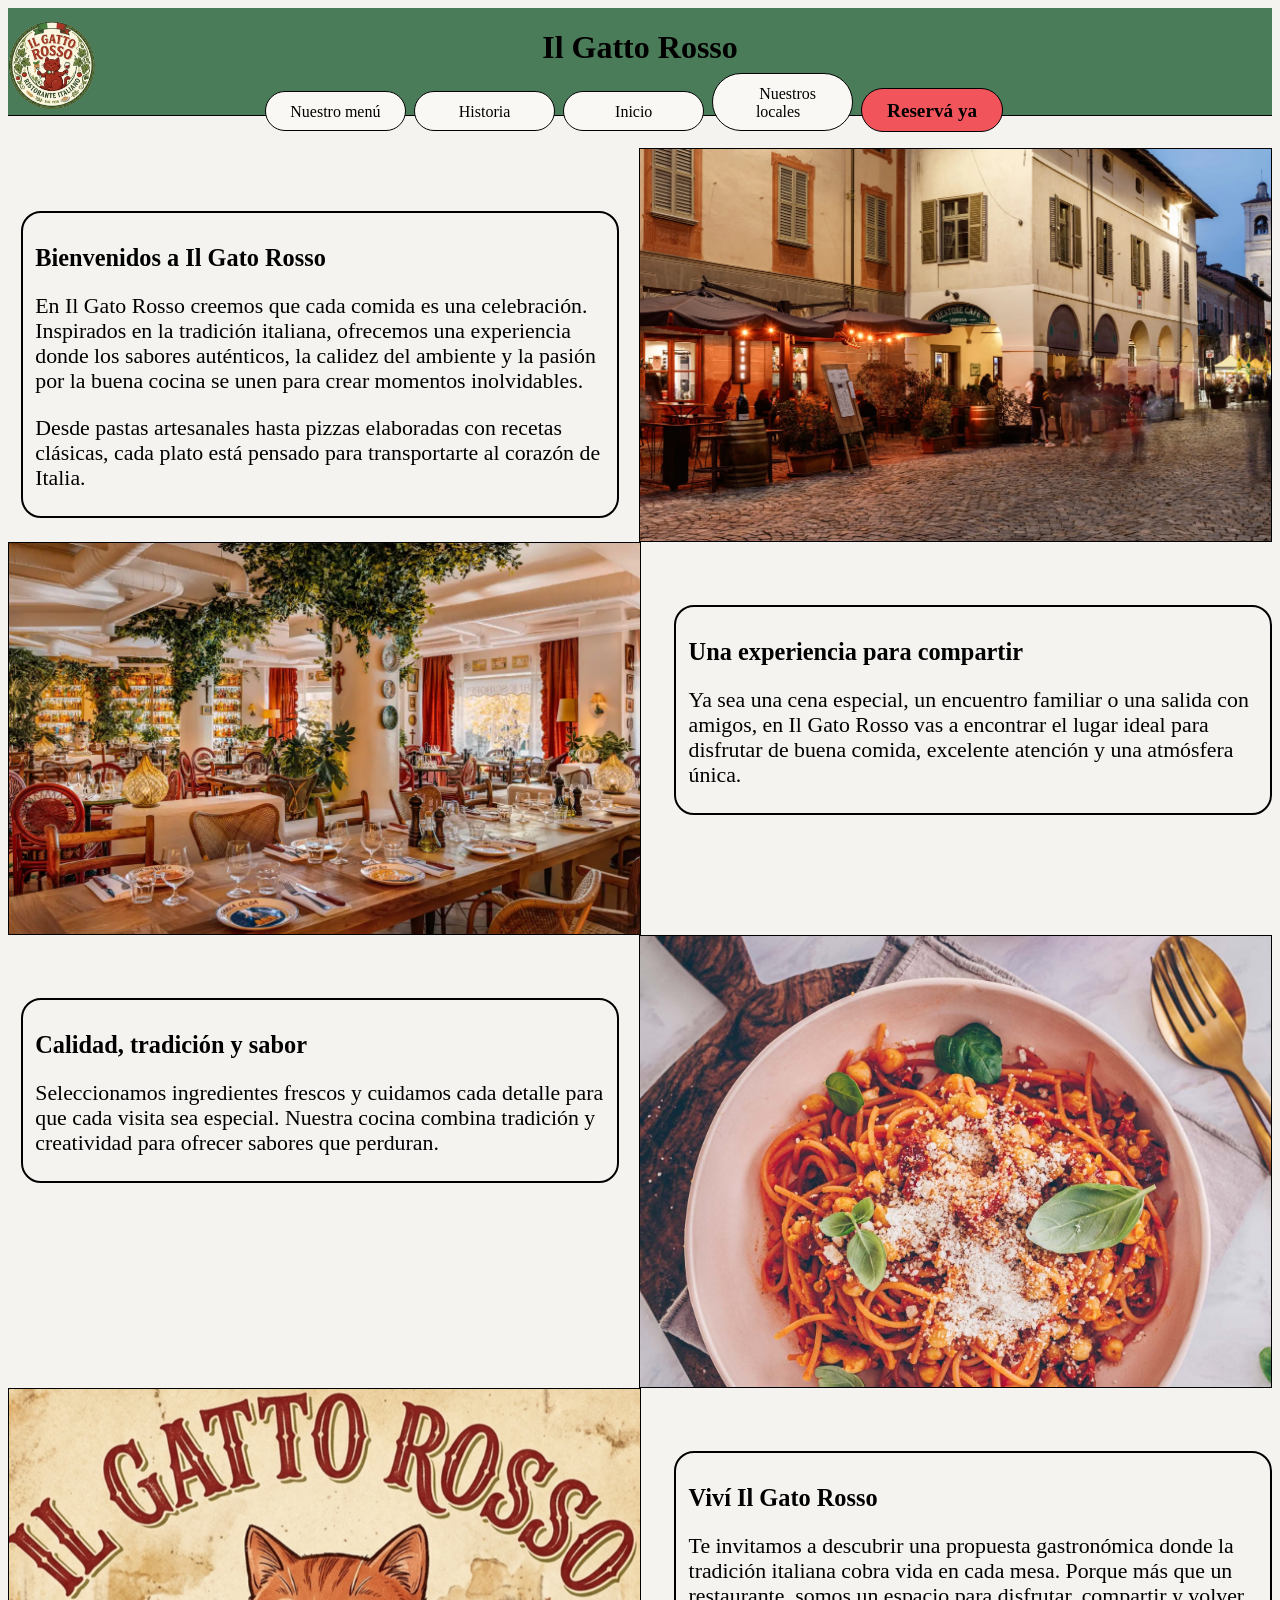
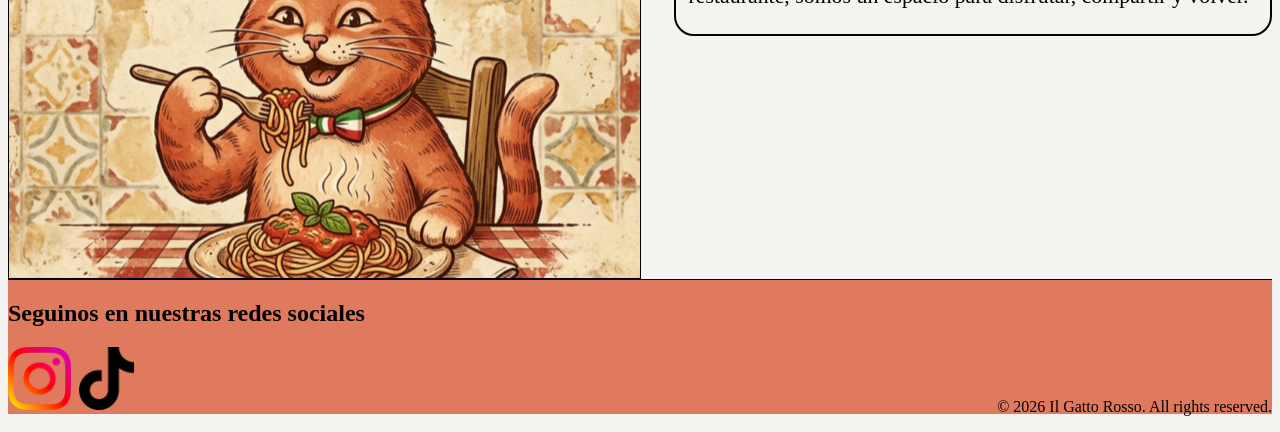
<file: index.html>
<!DOCTYPE html>
<html lang="en">
<head>
    <meta charset="UTF-8">
    <meta name="viewport" content="width=device-width, initial-scale=1.0">
    <link rel="stylesheet" href="estilo.css">
    <title>Il Gatto Rosso</title>
</head>
<body>
     <header>
        <h1>Il Gatto Rosso</h1>
        <a href="index.html"><img src="Logo il gato rosso.png" alt="Logo"></a>
        <nav>
            <ul>
                <li><a href="menu.html">Nuestro menú</a></li>
                <li><a href="historia.html">Historia</a></li>
                <li><a href="index.html">Inicio</a></li>
                <li><a href="nuestrosLocales.html">Nuestros locales</a></li>
                <li class="reserva"><a href="reservaYa.html">Reservá ya</a></li>
        </nav>
     </header>
     <main>
        <section>
            <div>
                <h3>Bienvenidos a Il Gato Rosso</h3>
                <p>En Il Gato Rosso creemos que cada comida es una celebración. Inspirados en la tradición italiana, ofrecemos una experiencia donde los sabores auténticos, la calidez del ambiente y la pasión por la buena cocina se unen para crear momentos inolvidables. </p>
                <p>Desde pastas artesanales hasta pizzas elaboradas con recetas clásicas, cada plato está pensado para transportarte al corazón de Italia.</p>
            </div>
            <img src="imagen restaurante exterior.webp" alt="restauranteAfuera">
        </section>
        <section class="invertido">
            <div>
                <h3>Una experiencia para compartir</h3>
                <p>
                    Ya sea una cena especial, un encuentro familiar o una salida con amigos, en Il Gato Rosso vas a encontrar el lugar ideal para disfrutar de buena comida, excelente atención y una atmósfera única.
                </p>
            </div>
            <img src="Imagen restaurante.webp" alt="restaurante">
        </section>
        <section>
            <div>
                <h3>Calidad, tradición y sabor</h3>
            <p>Seleccionamos ingredientes frescos y cuidamos cada detalle para que cada visita sea especial. Nuestra cocina combina tradición y creatividad para ofrecer sabores que perduran.</p>
            </div>
            <img src="Imagen rigattoni.jpg" alt="rigatoni">
            </section>
            <section class="invertido">
                <div>
                    <h3>Viví Il Gato Rosso</h3>
                    <p>Te invitamos a descubrir una propuesta gastronómica donde la tradición italiana cobra vida en cada mesa. Porque más que un restaurante, somos un espacio para disfrutar, compartir y volver.</p>
                </div>
                <img src="Gato comiendo.png" alt="">
            </section>
     </main>
     <footer>
        <h2>Seguinos en nuestras redes sociales</h2>
        <a href="https://www.instagram.com/emamikla/"><img src="logo ig.jpeg" alt=""></a>
        <a href="tiktok.com"><img src="Logo_tiktok.png" alt=""></a>
        <p>© 2026 Il Gatto Rosso. All rights reserved.</p>
     </footer>
</body>
</html>
</file>
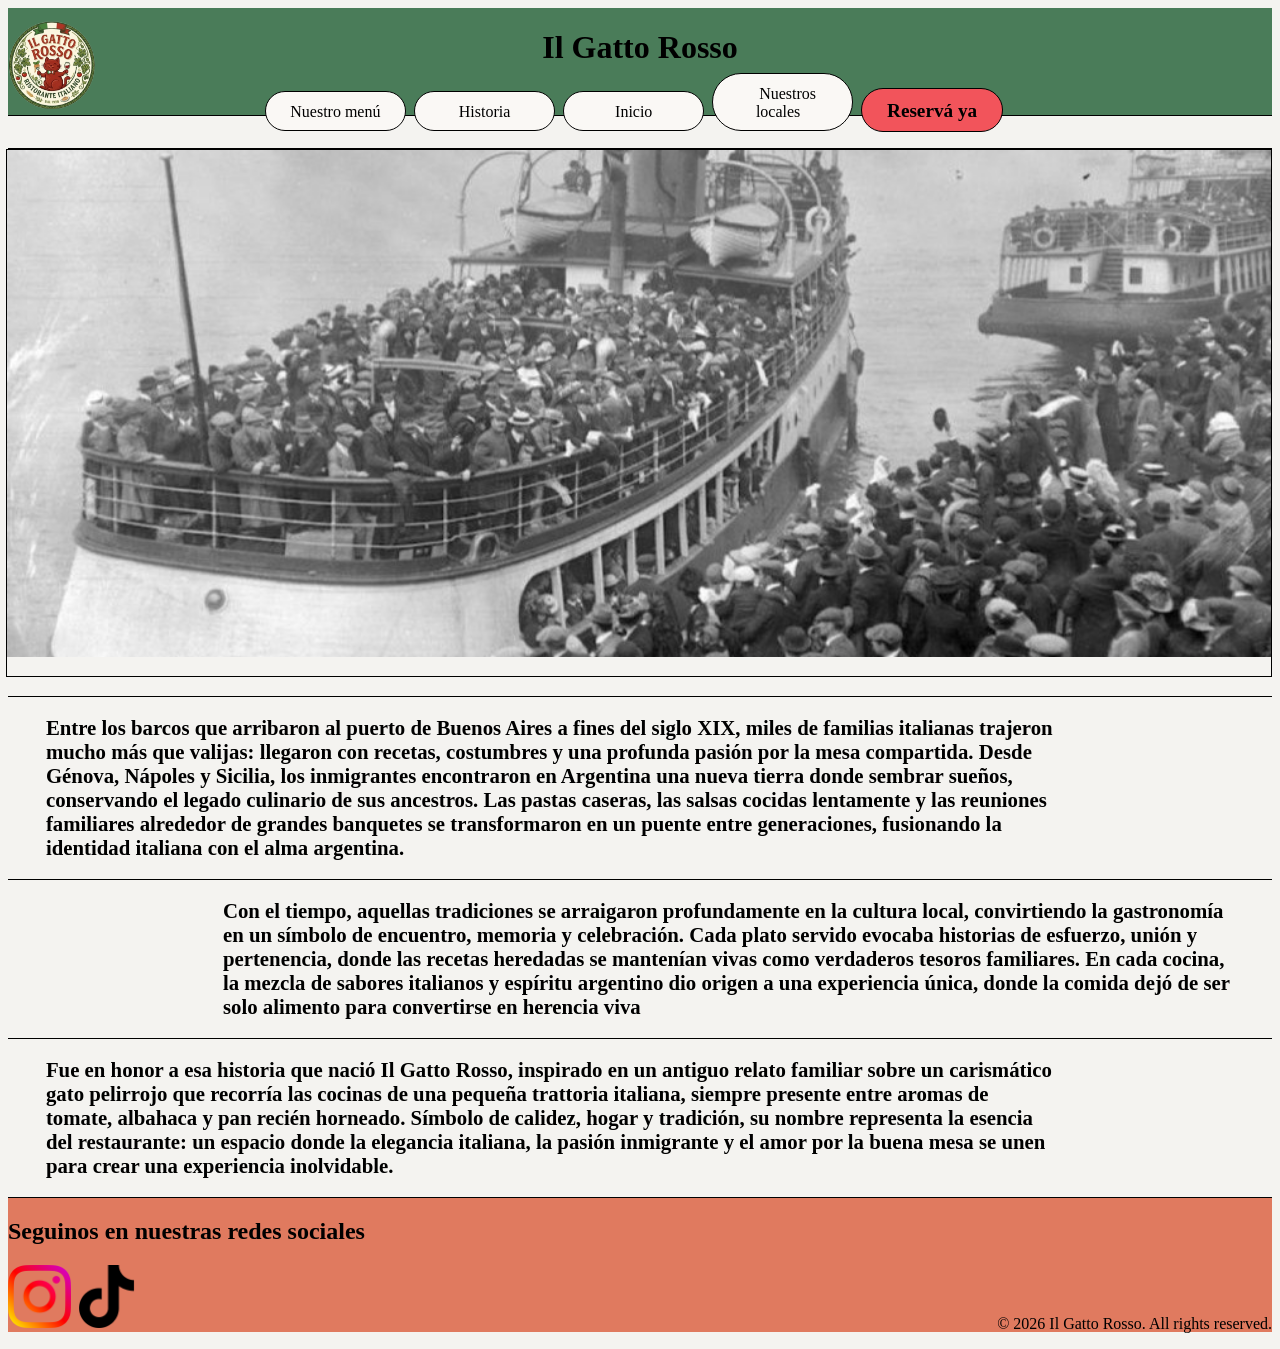
<file: historia.html>
<!DOCTYPE html>
<html lang="en">
<head>
    <meta charset="UTF-8">
    <meta name="viewport" content="width=device-width, initial-scale=1.0">
    <title>Nuestra historia</title>
    <link rel="stylesheet" href="estilo.css">
</head>
<body>
    <header>
        <h1>Il Gatto Rosso</h1>
        <a href="index.html"><img src="Logo il gato rosso.png" alt="Logo"></a>
        <nav>
            <ul>
                <li><a href="menu.html">Nuestro menú</a></li>
                <li><a href="historia.html">Historia</a></li>
                <li><a href="index.html">Inicio</a></li>
                <li><a href="nuestrosLocales.html">Nuestros locales</a></li>
                <li class="reserva"><a href="reservaYa.html">Reservá ya</a></li>
        </nav>
     </header>
     <main class="historia">
        <section>
            <img src="inmigrantes italianos.jpg" alt="">
        </section>
        <section>
            <h4>Entre los barcos que arribaron al puerto de Buenos Aires a fines del siglo XIX, miles de familias italianas trajeron mucho más que valijas: llegaron con recetas, costumbres y una profunda pasión por la mesa compartida. Desde Génova, Nápoles y Sicilia, los inmigrantes encontraron en Argentina una nueva tierra donde sembrar sueños, conservando el legado culinario de sus ancestros. Las pastas caseras, las salsas cocidas lentamente y las reuniones familiares alrededor de grandes banquetes se transformaron en un puente entre generaciones, fusionando la identidad italiana con el alma argentina.</h4>
        </section>
        <section class="invertido">
                <h4>Con el tiempo, aquellas tradiciones se arraigaron profundamente en la cultura local, convirtiendo la gastronomía en un símbolo de encuentro, memoria y celebración. Cada plato servido evocaba historias de esfuerzo, unión y pertenencia, donde las recetas heredadas se mantenían vivas como verdaderos tesoros familiares. En cada cocina, la mezcla de sabores italianos y espíritu argentino dio origen a una experiencia única, donde la comida dejó de ser solo alimento para convertirse en herencia viva</h4>
        </section>
        <section>
            <h4>Fue en honor a esa historia que nació Il Gatto Rosso, inspirado en un antiguo relato familiar sobre un carismático gato pelirrojo que recorría las cocinas de una pequeña trattoria italiana, siempre presente entre aromas de tomate, albahaca y pan recién horneado. Símbolo de calidez, hogar y tradición, su nombre representa la esencia del restaurante: un espacio donde la elegancia italiana, la pasión inmigrante y el amor por la buena mesa se unen para crear una experiencia inolvidable.</h4>
        </section>
     </main>
     <footer>
        <h2>Seguinos en nuestras redes sociales</h2>
        <a href="https://www.instagram.com/emamikla/"><img src="logo ig.jpeg" alt=""></a>
        <a href="tiktok.com"><img src="Logo_tiktok.png" alt=""></a>
        <p>© 2026 Il Gatto Rosso. All rights reserved.</p>
     </footer>
</body>
</html>
</file>
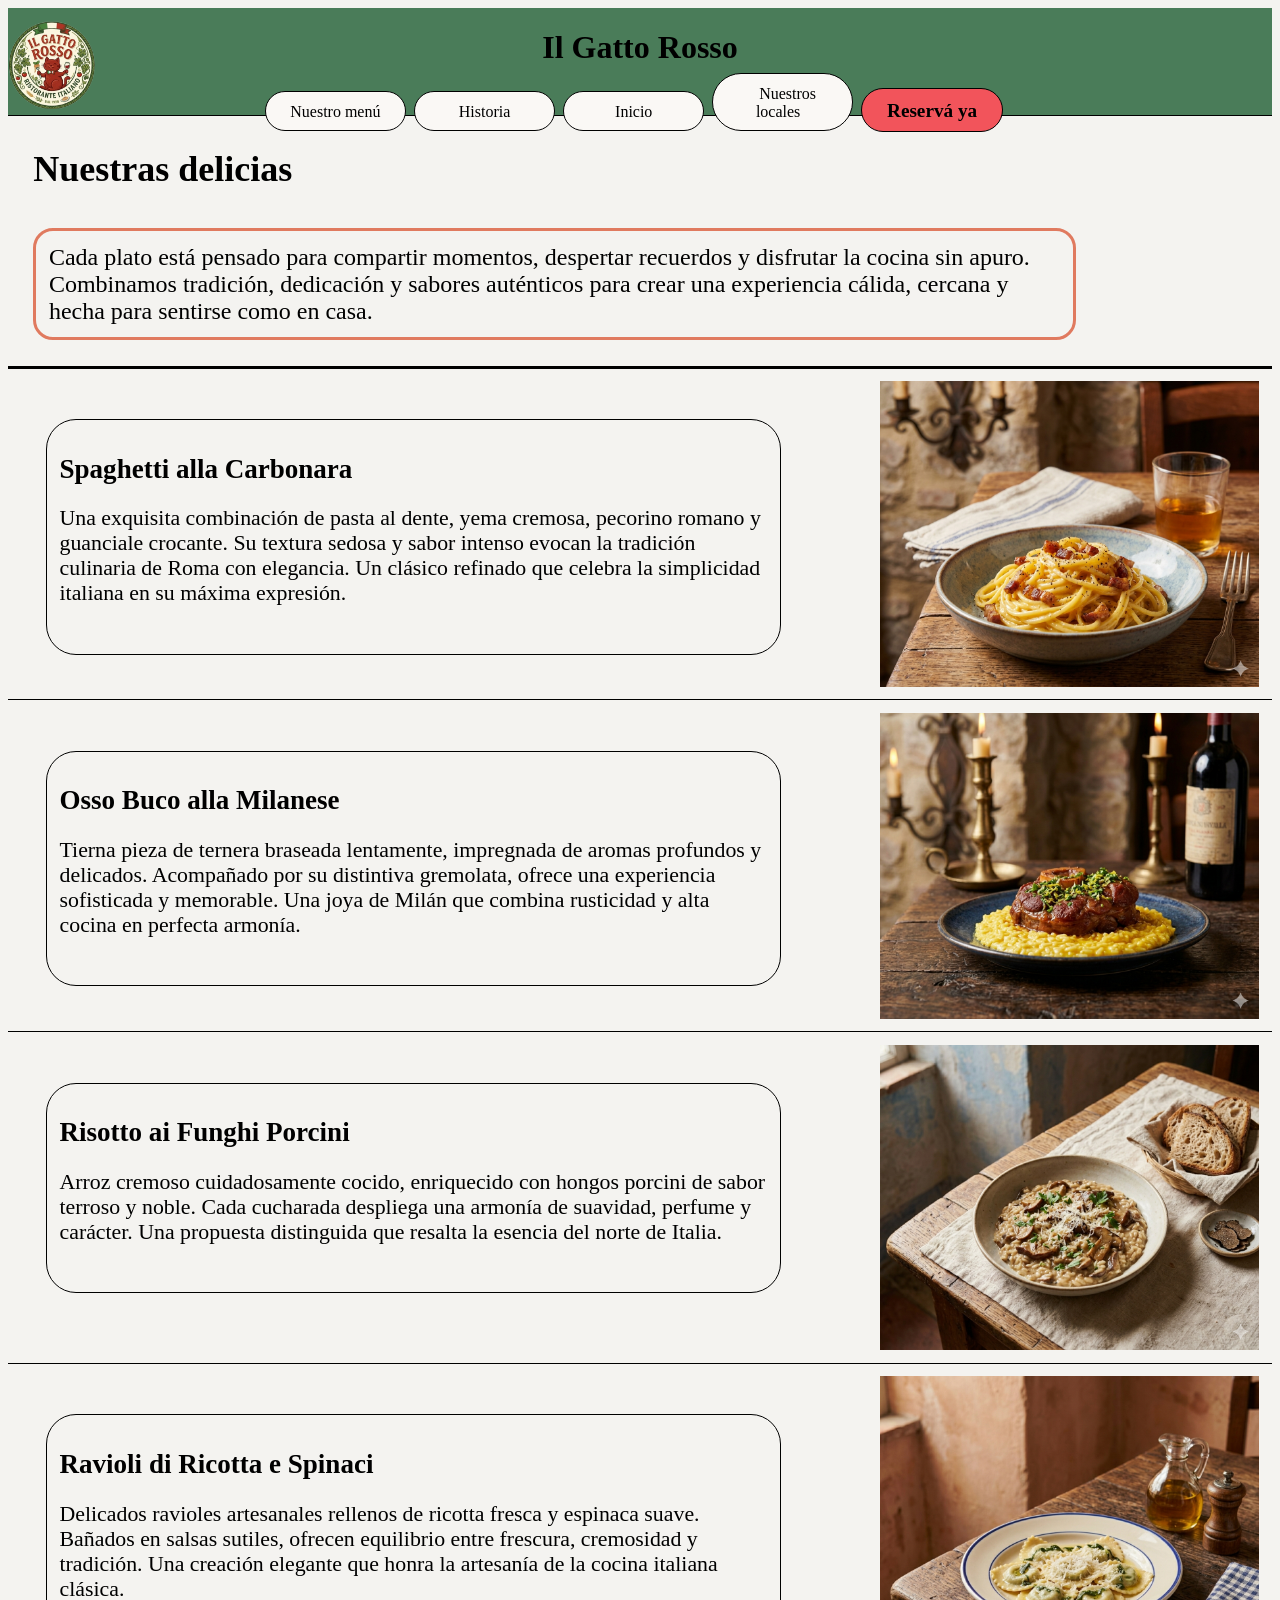
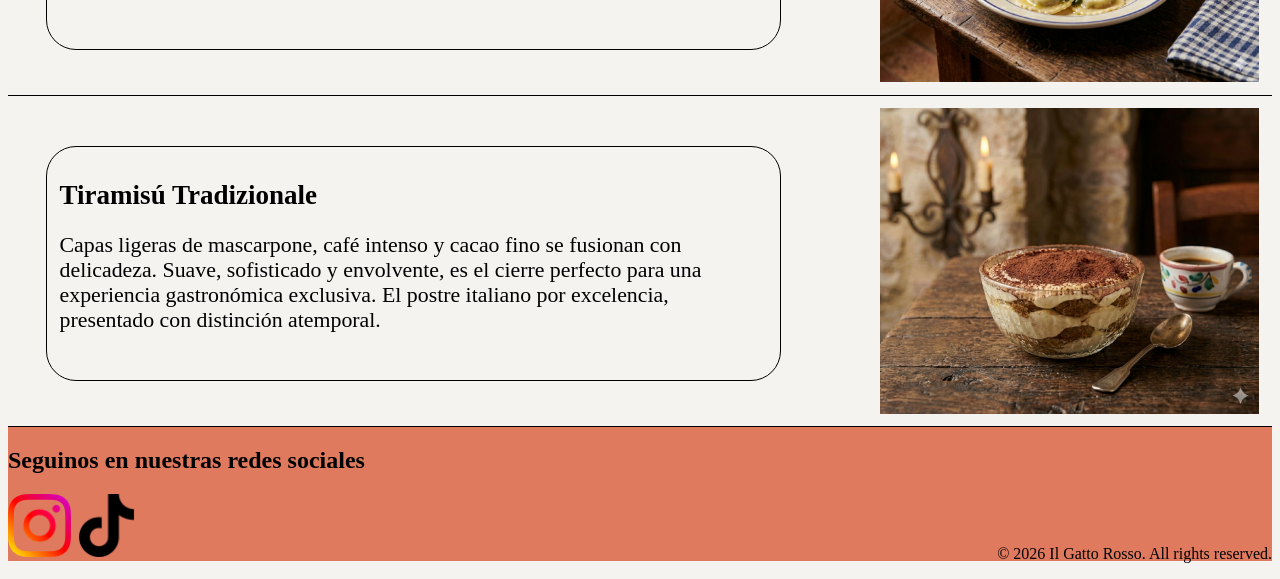
<file: menu.html>
<!DOCTYPE html>
<html lang="en">
<head>
    <meta charset="UTF-8">
    <meta name="viewport" content="width=device-width, initial-scale=1.0">
    <link rel="stylesheet" href="estilo.css">
    <title>Nuestro menú</title>

</head>
<body>
     <header>
        <h1>Il Gatto Rosso</h1>
        <a href="index.html"><img src="Logo il gato rosso.png" alt="Logo"></a>
        <nav>
            <ul>
                <li><a href="menu.html">Nuestro menú</a></li>
                <li><a href="historia.html">Historia</a></li>
                <li><a href="index.html">Inicio</a></li>
                <li><a href="nuestrosLocales.html">Nuestros locales</a></li>
                <li class="reserva"><a href="reservaYa.html">Reservá ya</a></li>
        </nav>
     </header>
     <main>
        <section class="hero">
        <h2>
            Nuestras delicias
        </h2>
        <p>
            Cada plato está pensado para compartir momentos, despertar recuerdos y disfrutar la cocina sin apuro. Combinamos tradición, dedicación y sabores auténticos para crear una experiencia cálida, cercana y hecha para sentirse como en casa.
        </p>
        <!-- imagen de fondo: imagen menu cocina italiana--> 
        </section>
        <section class="menu">
            <div>
                <h3>Spaghetti alla Carbonara </h3>
                <p>Una exquisita combinación de pasta al dente, yema cremosa, pecorino romano y guanciale crocante. Su textura sedosa y sabor intenso evocan la tradición culinaria de Roma con elegancia. Un clásico refinado que celebra la simplicidad italiana en su máxima expresión.</p>
            </div>
            <img src="espagueti a la carbonara.jpg" alt="">
        </section>
        <section class="menu">
            <div>
                <h3>Osso Buco alla Milanese</h3>
                <p>
                    Tierna pieza de ternera braseada lentamente, impregnada de aromas profundos y delicados. Acompañado por su distintiva gremolata, ofrece una experiencia sofisticada y memorable. Una joya de Milán que combina rusticidad y alta cocina en perfecta armonía.
                </p>
            </div>
            <img src="Osobuco a la milanesa.webp" alt="">
        </section>
        <section class="menu">
            <div>
                <h3>Risotto ai Funghi Porcini</h3>
                <p>Arroz cremoso cuidadosamente cocido, enriquecido con hongos porcini de sabor terroso y noble. Cada cucharada despliega una armonía de suavidad, perfume y carácter. Una propuesta distinguida que resalta la esencia del norte de Italia.</p>
            </div>
            <img src="risotto con hongos porcini.jfif" alt="">
        </section>
        <section class="menu">
            <div>
                <h3>Ravioli di Ricotta e Spinaci</h3>
                <p>Delicados ravioles artesanales rellenos de ricotta fresca y espinaca suave. Bañados en salsas sutiles, ofrecen equilibrio entre frescura, cremosidad y tradición. Una creación elegante que honra la artesanía de la cocina italiana clásica.</p>
            </div>
            <img src="ravioles de espinaca y ricota.avif" alt="">
        </section>
        <section class="menu">
            <div>
                <h3>Tiramisú Tradizionale</h3>
                <p>Capas ligeras de mascarpone, café intenso y cacao fino se fusionan con delicadeza. Suave, sofisticado y envolvente, es el cierre perfecto para una experiencia gastronómica exclusiva. El postre italiano por excelencia, presentado con distinción atemporal.</p>
            </div>
            <img src="tiramisu tradicional.jpg" alt="">
        </section>
     </main>
     <footer>
        <h2>Seguinos en nuestras redes sociales</h2>
        <a href="https://www.instagram.com/emamikla/"><img src="logo ig.jpeg" alt=""></a>
        <a href="tiktok.com"><img src="Logo_tiktok.png" alt=""></a>
        <p>© 2026 Il Gatto Rosso. All rights reserved.</p>
     </footer>
</body>
</html>
</file>
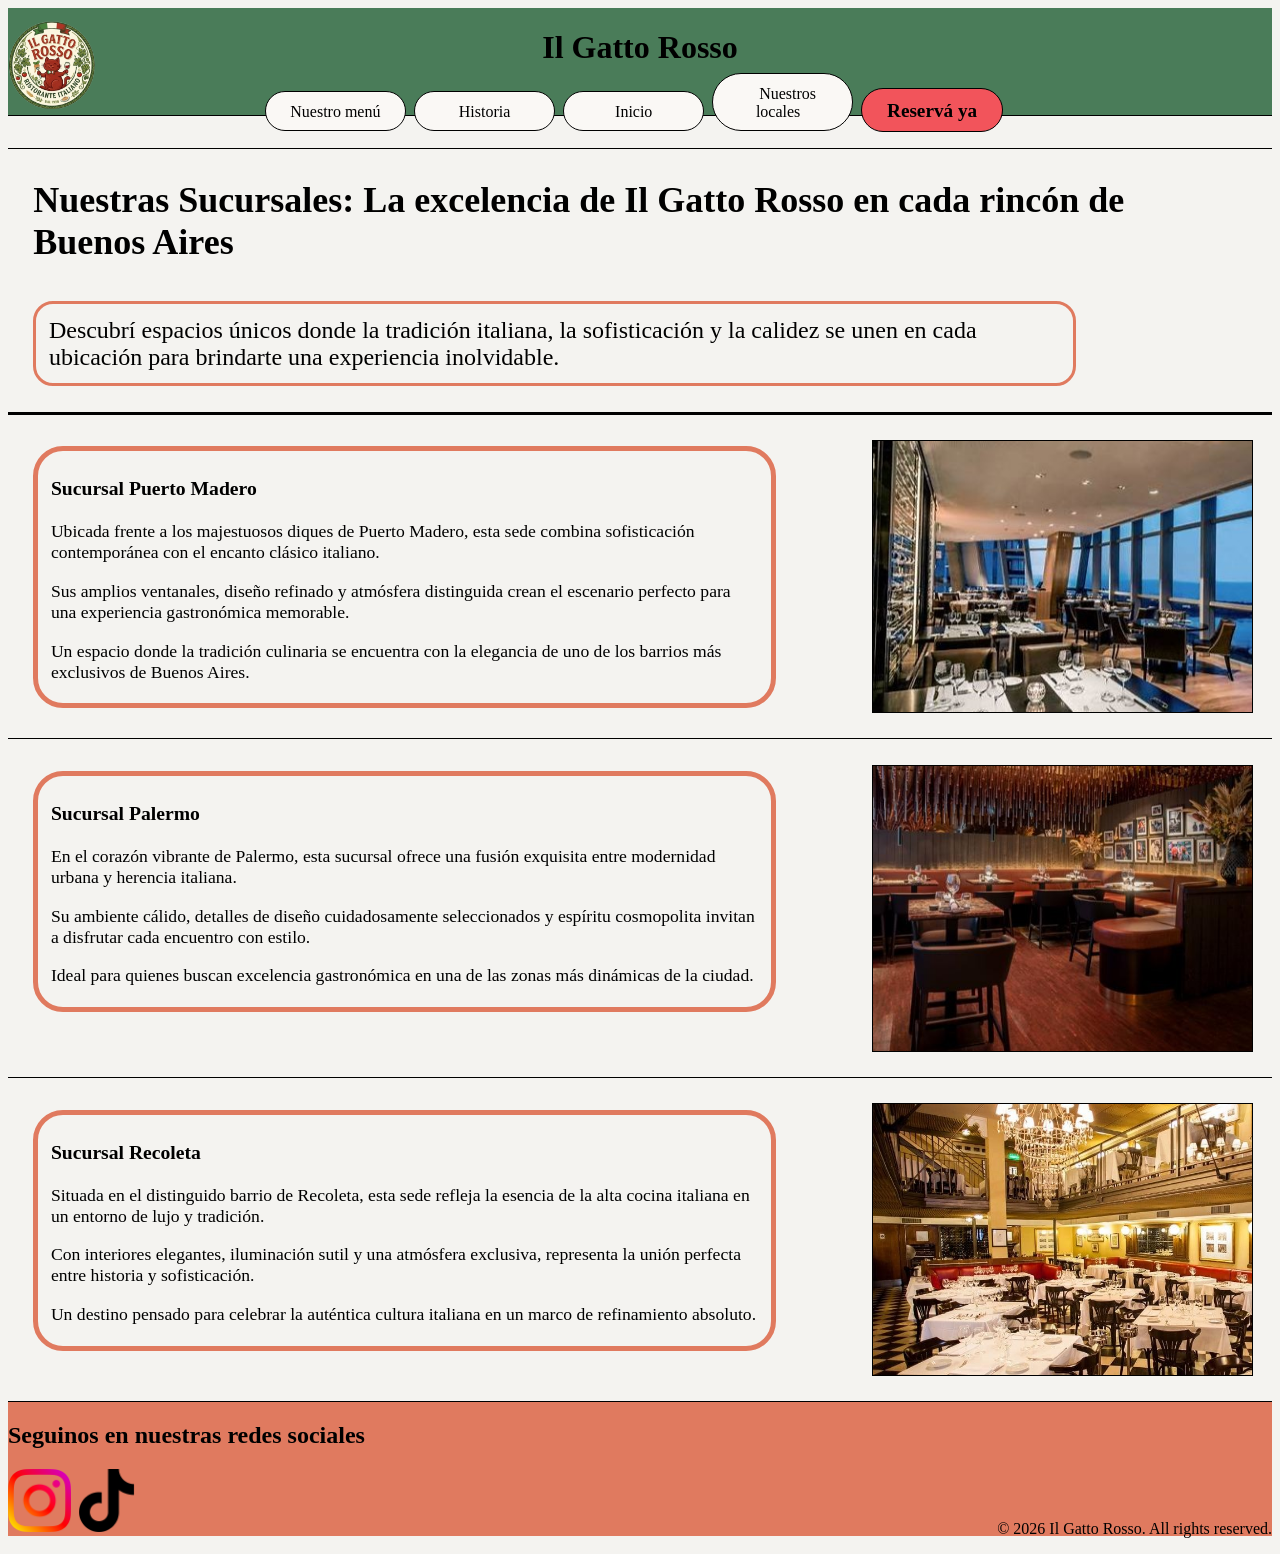
<file: nuestrosLocales.html>
<!DOCTYPE html>
<html lang="en">
<head>
    <meta charset="UTF-8">
    <meta name="viewport" content="width=device-width, initial-scale=1.0">
    <title>Nuestros locales</title>
    <link rel="stylesheet" href="estilo.css">
</head>
<body>
    <header>
        <h1>Il Gatto Rosso</h1>
        <a href="index.html"><img src="Logo il gato rosso.png" alt="Logo"></a>
        <nav>
            <ul>
                <li><a href="menu.html">Nuestro menú</a></li>
                <li><a href="historia.html">Historia</a></li>
                <li><a href="index.html">Inicio</a></li>
                <li><a href="nuestrosLocales.html">Nuestros locales</a></li>
                <li class="reserva"><a href="reservaYa.html">Reservá ya</a></li>
        </nav>
     </header>
     <main class="locales">
        <section class="hero">
            <h2>Nuestras Sucursales: La excelencia de Il Gatto Rosso en cada rincón de Buenos Aires</h2>
            <p>
                Descubrí espacios únicos donde la tradición italiana, la sofisticación y la calidez se unen en cada ubicación para brindarte una experiencia inolvidable.
            </p>
        </section>
        <section>
            <div>
                <h3>Sucursal Puerto Madero</h3>
                <p>
                    Ubicada frente a los majestuosos diques de Puerto Madero, esta sede combina sofisticación contemporánea con el encanto clásico italiano.
                </p>
                <p>
                    Sus amplios ventanales, diseño refinado y atmósfera distinguida crean el escenario perfecto para una experiencia gastronómica memorable.
                </p>
                <p>
                    Un espacio donde la tradición culinaria se encuentra con la elegancia de uno de los barrios más exclusivos de Buenos Aires.
                </p>
            </div>
            <img src="Imagen interior sucursal madero.jpg" style="margin-top: 2%;">
        </section>
        <section>
            <div>
                <h3>Sucursal Palermo</h3>
                <p>
                    En el corazón vibrante de Palermo, esta sucursal ofrece una fusión exquisita entre modernidad urbana y herencia italiana.
                </p>
                <p>
                    Su ambiente cálido, detalles de diseño cuidadosamente seleccionados y espíritu cosmopolita invitan a disfrutar cada encuentro con estilo.
                </p>
                <p>
                    Ideal para quienes buscan excelencia gastronómica en una de las zonas más dinámicas de la ciudad.
                </p>
            </div>
            <img src="Imagen interior sucursal palermo.jpg" style="margin-top: 2%;">
        </section>
        <section>
            <div>
                <h3>Sucursal Recoleta</h3>
                <p>
                    Situada en el distinguido barrio de Recoleta, esta sede refleja la esencia de la alta cocina italiana en un entorno de lujo y tradición.
                </p>
                <p>
                    Con interiores elegantes, iluminación sutil y una atmósfera exclusiva, representa la unión perfecta entre historia y sofisticación.
                </p>
                <p>
                    Un destino pensado para celebrar la auténtica cultura italiana en un marco de refinamiento absoluto.
                </p>
            </div>
            <img src="imagen interior sucursal recoleta.jpg" style="margin-top: 2%;">
        </section>
     </main>
     <footer>
        <h2>Seguinos en nuestras redes sociales</h2>
        <a href="https://www.instagram.com/emamikla/"><img src="logo ig.jpeg" alt=""></a>
        <a href="tiktok.com"><img src="Logo_tiktok.png" alt=""></a>
        <p>© 2026 Il Gatto Rosso. All rights reserved.</p>
     </footer>
</body>
</html>
</file>
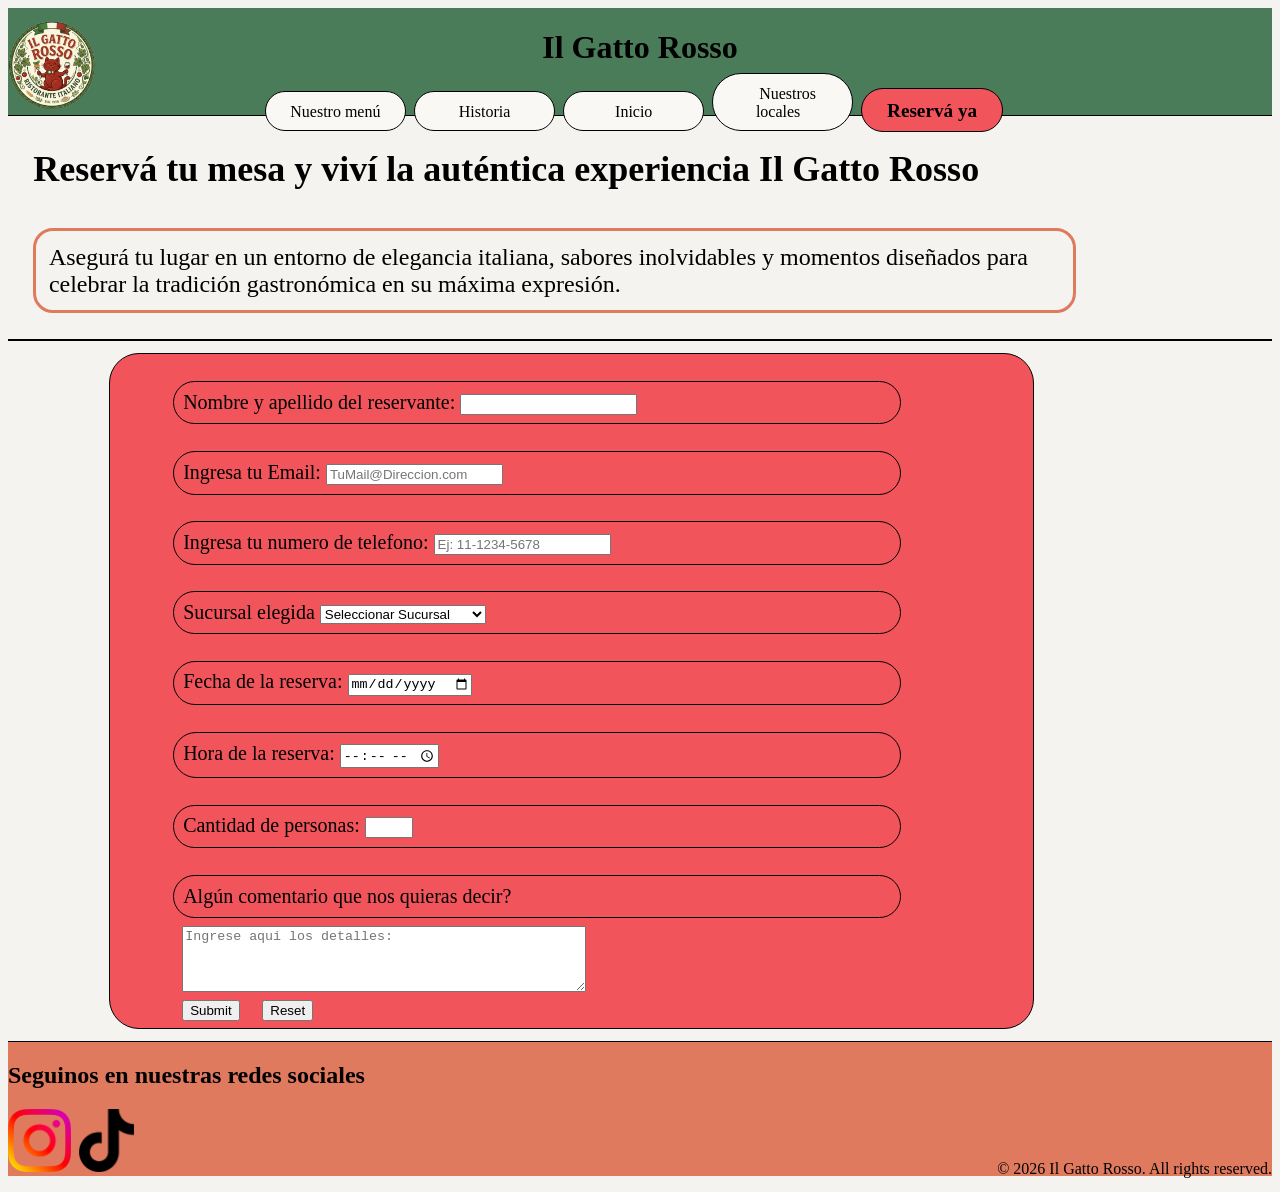
<file: reservaYa.html>
<!DOCTYPE html>
<html lang="en">
<head>
    <meta charset="UTF-8">
    <meta name="viewport" content="width=device-width, initial-scale=1.0">
    <title>Reservá!</title>
    <link rel="stylesheet" href="estilo.css">
</head>
<body>
    <header>
        <h1>Il Gatto Rosso</h1>
        <a href="index.html"><img src="Logo il gato rosso.png" alt="Logo"></a>
        <nav>
            <ul>
                <li><a href="menu.html">Nuestro menú</a></li>
                <li><a href="historia.html">Historia</a></li>
                <li><a href="index.html">Inicio</a></li>
                <li><a href="nuestrosLocales.html">Nuestros locales</a></li>
                <li class="reserva"><a href="reservaYa.html">Reservá ya</a></li>
        </nav>
     </header>
     <main>
        <section class="hero">
            <h2>Reservá tu mesa y viví la auténtica experiencia Il Gatto Rosso</h2>
            <p>
                Asegurá tu lugar en un entorno de elegancia italiana, sabores inolvidables y momentos diseñados para celebrar la tradición gastronómica en su máxima expresión.
            </p>
        </section>
        <section>
            <form action="#">
                <p>Nombre y apellido del reservante: <input type="text"></p>
                <p>Ingresa tu Email: <input type="email" placeholder="TuMail@Direccion.com"></p>
                <p>Ingresa tu numero de telefono: <input type="tel" placeholder="Ej: 11-1234-5678"></p>
                <p>
                    Sucursal elegida
                    <select name="#" id="">
                        <option disabled selected>Seleccionar Sucursal</option>
                        <option>Sucursal Puerto Madero</option>
                        <option>Sucursal Recoleta</option>
                        <option>Sucursal Palermo</option>
                    </select>
                </p>
                <p>Fecha de la reserva: <input type="date"></p>
                <p>Hora de la reserva: <input type="time"></p>
                <p>Cantidad de personas: <input type="number" min="1" max="20"></p>
                <p>Algún comentario que nos quieras decir?</p>
                <textarea name="descripcion"rows="4" cols="60" placeholder="Ingrese aqui los detalles:"></textarea><br>
                <input type="submit" class="form">
                <input type="reset">
            </form>
        </section>
     </main>
     <footer>
        <h2>Seguinos en nuestras redes sociales</h2>
        <a href="https://www.instagram.com/emamikla/"><img src="logo ig.jpeg" alt=""></a>
        <a href="tiktok.com"><img src="Logo_tiktok.png" alt=""></a>
        <p>© 2026 Il Gatto Rosso. All rights reserved.</p>
     </footer>
</body>
</html>
</file>
<file: estilo.css>
body{
    background-color: #F4F3F0;
}
header{
    border-bottom: 1px solid black;
    padding-bottom: 8.5%; 
    margin-bottom: 1%;
    background-color:#4A7C59;
}
header h1{
    text-align: center;
    width: 50%;
    margin-right: 25%;
    margin-bottom: 0.5%;
    float: right;
}
header img{
    width: 7%;
    margin-top: 1%;
    float: left;
}
header nav{
    width: 93%;
    float: right;
    margin-top: -2%;
}
header nav ul{
    list-style: none;
    text-align: center;
    margin-right: 12%;
}
header nav ul li{
    background-color: #FAF8F5;
    border-radius: 100px;
    display: inline-block;
    width: 12%;
    padding: 1%;
    margin-left: 0.2%;
    margin-right: 0.2%;
    margin-top: 1%;
    border: 1px solid black;
}
header nav ul li a {
    text-decoration: none;
    color: black;
    padding: 8%;
}
section{
    clear: both;
}
section div{
    width: 45%;
    float: left;
    margin-top: 5%;
    font-size: 130%;
    margin-left: 1%;
    border: 2px solid black;
    padding: 1%;
    padding-top: 0.5%;
    padding-bottom: 0.25%;
    border-radius: 20px;
}
section div p{
    font-size: 105%;
}
section div h3{
    margin-bottom: 3%;
}
section img{
    width: 49.9%;
    float: right;
    border: 1px solid black;
}
section form{
    width: 70%;
    margin-top: 1%;
    margin-left: 8%;
    background-color: #F2545B;
    font-size: 20px;
    border-radius: 30px;
    padding: 1.5%;
    padding-top: 0.5%;
    padding-bottom: 0.5%;
    border: 1px solid black;
}
section form p{
    width: 80%;
    margin-left: 5%;
    margin-bottom: 3%;
    border: 1px solid black;
    border-radius: 50px;
    padding: 1%;
}
section form textarea{
    width: 45%;
    margin-left: 6%;
    margin-top: -2%;
}
h4{
    font-size: 130%;
    width: 80%;
    margin-top: 1.5%;
    margin-bottom: 1.5%;
    margin-left: 3%;
}
.hero{
font-size: 150%;
margin-top: -3%;
border-bottom: 2px solid black; 
}
.hero h2{
    width: 90%;
    margin-bottom: 3%;
    margin-left: 2%;
}
.hero p{
margin-left: 2%;
width: 80%;
font-weight: 500;
margin-bottom: 2%;
padding: 1%;
border-radius: 20px;
    border: 3px solid #E07A5F;
}
.reserva{
    background-color: #F2545B;
    font-size: larger;
    font-weight: bold;
}
.historia section img{
    width: 100%;
    padding-bottom: 1.5%;
    margin-bottom: 1.5%;
    background-attachment: fixed;
}
.historia section{
    border-top: 1px solid black;
}
.invertido div{
    float: right;
}
.invertido h4{
    float: right;
    margin-right: 3%;
}
.invertido img{
    float: left;
}
.menu{
    border-top: 1px solid black;
}
.menu img{
    width: 30%;
    margin: 1%;
    padding-left: 1%;
    border: 0px;
}
.menu div{
    width: 56%;
    margin-top: 4%;
    margin-left: 3%;
    margin-right: 2%;
    margin-bottom: 1%;
    font-size: 130%;
    border: 1px solid black;
    border-radius: 30px;
    padding-left: 1%;
    padding-bottom: 2%;
}
.menu div h3{
    margin-bottom: 3%;
    font-size: 130%;
}
.locales section{
    border-top: 1px solid black;
}

.locales section div{
    margin-top: 2.5%;
    margin-left: 2%;
    margin-right: 3%;
    margin-bottom: 2%;
    width: 56%;
    font-size: 105%;
    border-radius: 30px;
    padding-top: 0.5%;
    padding-left: 1%;
    border: 5px solid #E07A5F;
}
.locales section img{
    width: 30%;
    margin-right: 1.5%;
    margin-bottom: 2%;
}
.form{
    margin-left: 6%;
    margin-right: 2%;
}
footer{   
    background-color:#E07A5F;
    margin-top: 1%;
    clear: both;
    border-top: 1px solid black;
}
footer a img{
    width: 5%;
}
footer p{
    margin-top: 4%;
    float: right;
}
</file>
